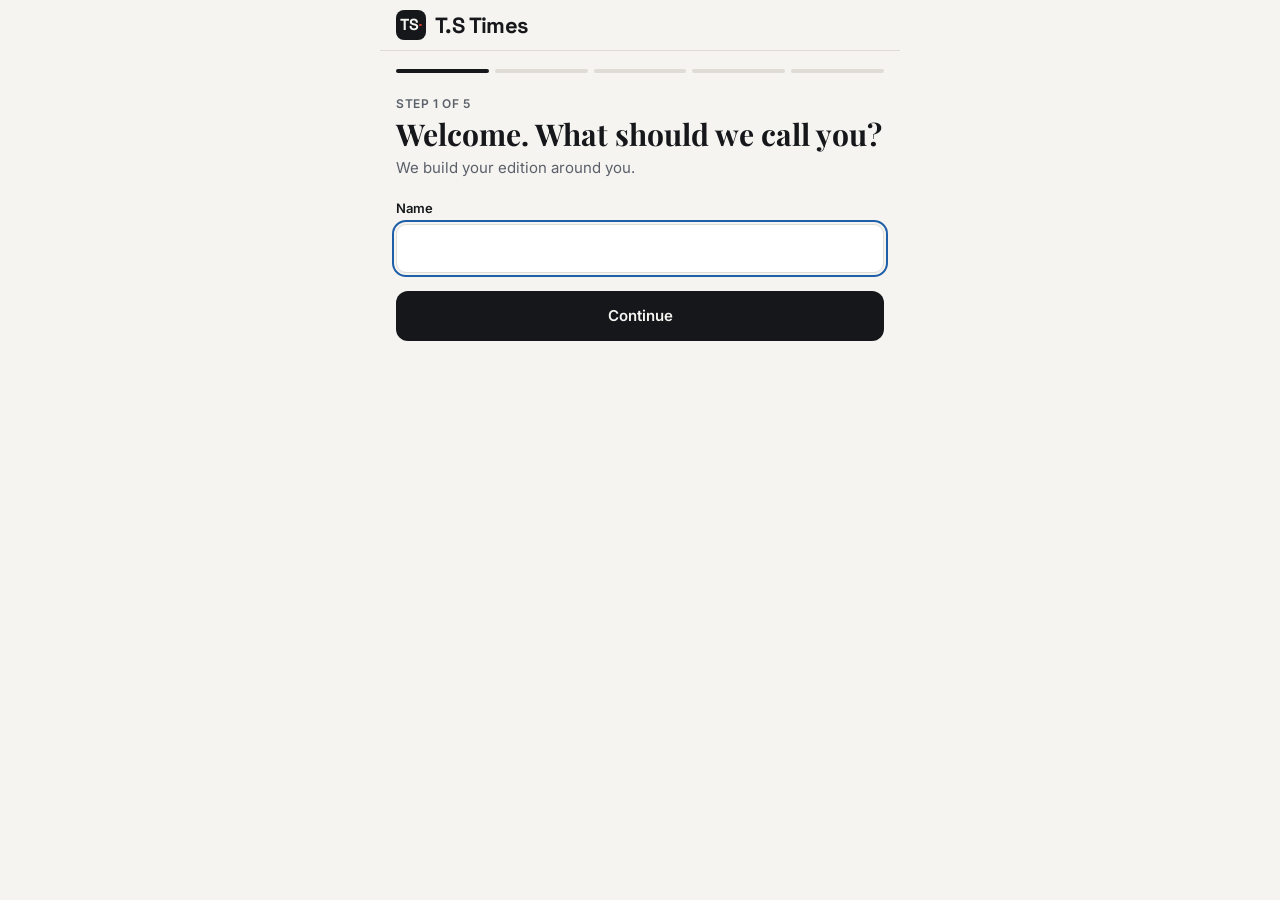
<file: index.html>
<!doctype html><html lang="en"><head><meta charset="utf-8"><meta name="viewport" content="width=device-width,initial-scale=1,viewport-fit=cover"><title>T.S Times</title>

<link rel="preconnect" href="https://fonts.googleapis.com">
<link rel="stylesheet" href="https://fonts.googleapis.com/css2?family=Playfair+Display:wght@700;900&family=Source+Serif+4:ital,wght@0,400;0,600;1,400&family=Inter:wght@400;500;600&family=Space+Grotesk:wght@700&family=UnifrakturCook:wght@700&display=swap">
<link rel="stylesheet" href="style.css"></head><body>

<div id="app">
  <header class="top"><div class="logo"><span class="tile" aria-hidden="true">TS<i></i></span><span>T.S Times</span></div><div class="pos" id="pos" aria-live="polite"></div></header>
  <main>
    <section class="view deck" id="v-cards" aria-label="Cards" hidden></section>
    <section class="view" id="v-paper" aria-label="Paper" hidden></section>
    <section class="view" id="v-profile" aria-label="Profile"></section>
  </main>
  <nav role="tablist" aria-label="Sections" id="nav" hidden>
    <button role="tab" id="t-cards" aria-selected="true" data-v="cards"><svg viewBox="0 0 24 24" fill="none" stroke="currentColor" stroke-width="1.8" stroke-linecap="round" stroke-linejoin="round"><rect x="5" y="3" width="14" height="18" rx="3"/><path d="M9 8h6M9 12h6"/></svg><span>Cards</span></button>
    <button role="tab" id="t-paper" aria-selected="false" data-v="paper"><svg viewBox="0 0 24 24" fill="none" stroke="currentColor" stroke-width="1.8" stroke-linecap="round" stroke-linejoin="round"><path d="M5 4h11l3 3v13H5z"/><path d="M8 9h8M8 13h8M8 17h5"/></svg><span>Paper</span></button>
    <button role="tab" id="t-profile" aria-selected="false" data-v="profile"><svg viewBox="0 0 24 24" fill="none" stroke="currentColor" stroke-width="1.8" stroke-linecap="round" stroke-linejoin="round"><circle cx="12" cy="8" r="4"/><path d="M4 21c1-4 4-6 8-6s7 2 8 6"/></svg><span>Profile</span></button>
  </nav>
</div>

<script src="app1.js"></script><script src="app2.js"></script><script src="app3.js"></script><script src="app4.js"></script><script src="app5.js"></script><script src="app6.js"></script></body></html>
</file>
<file: style.css>
/* Layout: phone-first shell. Sign-up is a one-question-per-screen wizard; after it, a bottom-tab app. Cards are full-height snap cards with illustrated artwork, ending on a "caught up" card. */
:root{
  --bg:#F5F4F0; --surface:#FFFFFF; --ink:#15171B; --muted:#5B606A; --line:#DEDCD5; --soft:#ECEAE4;
  --biz:#1E7F5C; --sport:#1F5FA8; --ent:#B5365F; --tech:#5B4BB5; --life:#B54A0A; --pol:#3B4A5A; --edu:#0F7C8A; --sci:#5A7D1F; --red:#C8372D;
  --ok:#17663F; --warn:#8A5A00; --bad:#A22A2A; --okbg:#DDF0E5; --warnbg:#F8EBCB; --badbg:#F6DCDC; --focus:#1F5FA8;
  --f-head:'Playfair Display',Georgia,serif; --f-body:'Source Serif 4',Georgia,serif; --f-ui:'Inter',system-ui,sans-serif; --f-logo:'Space Grotesk',system-ui,sans-serif;
}
@media (prefers-color-scheme:dark){:root:not([data-theme="light"]){
  --bg:#0E1013; --surface:#181B20; --ink:#F1F0EC; --muted:#A3A8B1; --line:#2B2F36; --soft:#20242A;
  --ok:#7FD6A5; --warn:#F0C569; --bad:#F29B9B; --okbg:#173525; --warnbg:#3A2E10; --badbg:#3E1B1B; --focus:#7DB1F0; color-scheme:dark}}
:root[data-theme="dark"]{
  --bg:#0E1013; --surface:#181B20; --ink:#F1F0EC; --muted:#A3A8B1; --line:#2B2F36; --soft:#20242A;
  --ok:#7FD6A5; --warn:#F0C569; --bad:#F29B9B; --okbg:#173525; --warnbg:#3A2E10; --badbg:#3E1B1B; --focus:#7DB1F0; color-scheme:dark}
*{box-sizing:border-box}
html,body{height:100%}
body{margin:0;background:var(--bg);color:var(--ink);font-family:var(--f-ui);font-size:15px;line-height:1.45}
button,input,select,textarea{font:inherit;color:inherit}
:focus-visible{outline:2px solid var(--focus);outline-offset:2px}
#app{height:100%;max-width:520px;margin:0 auto;display:flex;flex-direction:column;background:var(--bg)}
.top{display:flex;align-items:center;justify-content:space-between;gap:12px;padding-block:10px;padding-left:max(16px,env(safe-area-inset-left,0px));padding-right:max(16px,env(safe-area-inset-right,0px));border-bottom:1px solid var(--line)}
.logo{display:flex;align-items:center;gap:9px;font-family:var(--f-logo);font-weight:700;font-size:22px;line-height:1;letter-spacing:-.6px}
.tile{width:30px;height:30px;border-radius:8px;background:var(--ink);color:var(--bg);display:flex;align-items:center;justify-content:center;font-size:16px;letter-spacing:-.8px}
.tile i{display:inline-block;width:.16em;height:.16em;border-radius:50%;background:var(--red);margin-left:.08em}
.soon{font-size:11px;font-weight:600;color:var(--warn);background:var(--warnbg);border-radius:99px;padding:2px 7px}
.ch[aria-pressed="true"] .soon{background:transparent;color:inherit;opacity:.8}
.pos{font-size:12px;color:var(--muted);font-variant-numeric:tabular-nums}
main{flex:1;min-height:0;position:relative}
.view{position:absolute;inset:0;overflow-y:auto}
.pad{padding-block:18px 28px;padding-left:max(16px,env(safe-area-inset-left,0px));padding-right:max(16px,env(safe-area-inset-right,0px))}
nav{display:grid;grid-template-columns:repeat(3,1fr);border-top:1px solid var(--line);background:var(--surface);padding-bottom:env(safe-area-inset-bottom,0px)}
nav[hidden]{display:none}
nav button{background:none;border:0;padding:10px 4px 9px;display:flex;flex-direction:column;align-items:center;gap:3px;font-size:12px;color:var(--muted);cursor:pointer;font-weight:500}
nav button svg{width:22px;height:22px}
nav button[aria-selected="true"]{color:var(--ink)}
nav button[aria-selected="true"] span{border-bottom:2px solid var(--ink)}
/* cards */
.deck{scroll-snap-type:y proximity}
.card{min-height:100%;scroll-snap-align:start;padding-block:14px 18px;padding-left:max(16px,env(safe-area-inset-left,0px));padding-right:max(16px,env(safe-area-inset-right,0px));display:flex}
.cardin{background:var(--surface);border:1px solid var(--line);border-radius:16px;overflow:hidden;display:flex;flex-direction:column;width:100%}
.art{height:200px;position:relative;flex:none;color:#fff;background:linear-gradient(150deg,var(--c),color-mix(in srgb,var(--c) 55%,#000))}
.art svg.bg{position:absolute;inset:0;width:100%;height:100%}
.art img{position:absolute;inset:0;width:100%;height:100%;object-fit:cover}
.art::after{content:"";position:absolute;inset:0;background:linear-gradient(to top,rgba(0,0,0,.62),rgba(0,0,0,0) 62%)}
.tagrow{position:absolute;z-index:1;left:14px;bottom:12px;right:14px;display:flex;align-items:center;gap:8px;font-size:11px;font-weight:600;letter-spacing:.9px;text-transform:uppercase}
.tagrow svg{width:18px;height:18px;flex:none}
.credit{position:absolute;z-index:1;right:10px;top:8px;font-size:10px;opacity:.8}
.cbody{padding:16px 16px 18px;display:flex;flex-direction:column;gap:12px;flex:1}
.cbody h2{font-family:var(--f-head);font-weight:900;font-size:25px;line-height:1.12;margin:0;text-wrap:balance}
.cbody .sub{font-style:italic;color:var(--muted);font-family:var(--f-body);margin:-4px 0 0}
.cbody p{font-family:var(--f-body);font-size:17px;line-height:1.5;margin:0}
.full p{margin:0 0 10px}
.meta{display:flex;flex-wrap:wrap;align-items:center;gap:8px;font-size:12px;color:var(--muted)}
.chip{display:inline-flex;align-items:center;gap:5px;padding:3px 9px;border-radius:99px;font-weight:600;font-size:11.5px}
.chip.multi{background:var(--okbg);color:var(--ok)}.chip.single{background:var(--warnbg);color:var(--warn)}.chip.data{background:var(--soft);color:var(--muted)}
.why{border-left:3px solid var(--c);background:var(--soft);padding:9px 12px;border-radius:0 8px 8px 0;font-family:var(--f-body);font-style:italic;font-size:15.5px}
.why b{display:block;font-family:var(--f-ui);font-style:normal;font-size:10.5px;letter-spacing:.9px;text-transform:uppercase;color:var(--muted);margin-bottom:2px}
.more{margin-top:auto;background:none;border:1px solid var(--line);border-radius:10px;padding:11px 14px;font-weight:600;cursor:pointer;display:flex;justify-content:space-between;align-items:center}
.more:hover{background:var(--soft)}
.edu{font-size:12px;color:var(--muted)}
.end{align-items:center;text-align:center}
.end .cardin{padding:36px 24px;align-items:center;gap:14px}
.end h2{font-family:var(--f-head);font-size:28px;margin:0}
.end p{color:var(--muted);margin:0;max-width:34ch}
.tick{width:54px;height:54px;border-radius:50%;background:var(--okbg);color:var(--ok);display:grid;place-items:center}
.meta a{color:inherit;text-decoration:underline}
.sug{margin-left:auto;font-size:11px;font-weight:600;background:rgba(255,255,255,.22);border-radius:99px;padding:2px 8px}
.quiet{font-size:13px;background:var(--soft);padding:10px 12px;border-radius:10px;width:100%;text-align:left}
/* wizard + forms */
h1{font-family:var(--f-head);font-size:30px;line-height:1.1;margin:0 0 6px;text-wrap:balance}
.lede{color:var(--muted);margin:0 0 20px;max-width:46ch}
.prog{display:flex;gap:6px;margin-bottom:22px}
.prog i{flex:1;height:4px;border-radius:4px;background:var(--line)}
.prog i.on{background:var(--ink)}
.stepno{font-size:12px;color:var(--muted);margin-bottom:6px;font-weight:600;letter-spacing:.6px;text-transform:uppercase}
.fld{display:flex;flex-direction:column;gap:6px;margin-bottom:18px}
label,.lab{font-weight:600;font-size:13px}
.hint{font-size:12.5px;color:var(--muted);font-weight:400}
input[type=text],input[type=number],input[type=email],textarea{background:var(--surface);border:1px solid var(--line);border-radius:10px;padding:12px;width:100%;font-size:16px}
textarea{min-height:64px;resize:vertical}
.chips{display:flex;flex-wrap:wrap;gap:8px}
.ch{border:1px solid var(--line);background:var(--surface);border-radius:99px;padding:8px 14px;cursor:pointer;font-weight:500;display:inline-flex;align-items:center;gap:7px}
.ch[aria-pressed="true"]{background:var(--ink);color:var(--bg);border-color:var(--ink)}
.seg{display:grid;grid-template-columns:1fr 1fr;gap:8px}
.seg .ch{justify-content:center;border-radius:10px}
.btn{background:var(--ink);color:var(--bg);border:0;border-radius:12px;padding:14px 18px;font-weight:600;width:100%;cursor:pointer}
.btn.ghost{background:none;color:var(--ink);border:1px solid var(--line)}
.btn.danger{background:none;color:var(--bad);border:1px solid var(--line)}
.nav2{display:grid;grid-template-columns:1fr 2fr;gap:10px;margin-top:8px}
.nav2.one{grid-template-columns:1fr}
.note{font-size:13px;padding:10px 12px;border-radius:10px;background:var(--warnbg);color:var(--warn);margin-bottom:16px}
.note.good{background:var(--okbg);color:var(--ok)}.note.bad{background:var(--badbg);color:var(--bad)}
.chk{display:flex;gap:10px;align-items:flex-start;margin-bottom:14px;font-size:14px;font-weight:400}
.chk input{width:20px;height:20px;margin-top:1px;flex:none;accent-color:var(--ink)}
.head{border:1px solid var(--line);border-radius:14px;background:var(--surface);margin-bottom:10px;overflow:hidden}
.head summary{list-style:none;cursor:pointer;display:flex;align-items:center;gap:10px;padding:13px 14px;font-weight:600}
.head summary::-webkit-details-marker{display:none}
.head .dot{width:12px;height:12px;border-radius:4px;background:var(--c);flex:none}
.head .cnt{margin-left:auto;font-size:12px;color:var(--muted);font-weight:500}
.head .chev{transition:transform .15s}
.head[open] .chev{transform:rotate(180deg)}
.head .chips{padding:0 14px 14px}
.head .civ{padding:0 14px 12px;font-size:12px;color:var(--muted)}
.sum{background:var(--surface);border:1px solid var(--line);border-radius:12px;padding:14px;margin-bottom:14px;font-size:14px}
.sum div+div{margin-top:6px}
.pg{display:grid;grid-template-columns:44px 1fr;gap:12px;padding:12px 0;border-top:1px solid var(--line)}
.pg i{font-style:normal;font-family:var(--f-head);font-weight:900;font-size:22px;color:var(--muted)}
.pg b{display:block}
@media (prefers-reduced-motion:reduce){*{scroll-behavior:auto!important;transition:none!important}}

/* style A: colour-block cards */
.cardin{position:relative;background:var(--c);border:0;border-radius:28px;color:#fff}
.art{position:static;height:min(36vh,290px);margin-top:52px;background:none;flex:none}
.art::after{display:none}
.art svg.bg{position:relative;inset:auto;width:100%;height:100%;display:block}
.tagrow{left:18px;top:18px;right:auto;bottom:auto;background:#fff;color:var(--c);padding:7px 14px;border-radius:99px;letter-spacing:1.6px;font-size:11.5px}
.tagrow>svg{display:none}
.sug{background:var(--c);color:#fff;border-radius:99px;padding:2px 8px;margin-left:4px;font-size:10px}
.cbody{padding:6px 22px 22px;gap:12px}
.cbody h2{color:#fff;letter-spacing:-.02em}
.h-s{font-size:36px}.h-m{font-size:30px}.h-l{font-size:25px}
.nobody.h-s{font-size:40px}.nobody.h-m{font-size:34px}
.cbody p,.cbody .sub{color:rgba(255,255,255,.92)}
.meta{color:#fff;margin-top:auto}.meta a{color:#fff}
.chip.multi,.chip.single,.chip.data{background:var(--a);color:#15171B}
.why{background:rgba(255,255,255,.14);border-left-color:var(--a);color:#fff}
.why b{color:rgba(255,255,255,.75)}
.more{border-color:rgba(255,255,255,.45);color:#fff}.more:hover{background:rgba(255,255,255,.12)}
.edu{color:rgba(255,255,255,.85)}

/* final design: pop poster + folk trim + art-deco arcs */
.cardin::before,.cardin::after{content:"";position:absolute;left:0;right:0;height:16px;background:var(--trim) repeat-x center/36px 16px;opacity:.75;pointer-events:none;z-index:1}
.cardin::before{top:2px}.cardin::after{bottom:2px}
.art{margin-top:92px;height:min(30vh,240px)}
.tagrow{top:30px;z-index:3}
.gw{position:absolute;left:0;right:0;top:66px;width:100%;height:auto;aspect-ratio:400/120;opacity:.3;pointer-events:none;z-index:0}
.arcs{position:absolute;right:-50px;top:-30px;width:80%;height:auto;pointer-events:none}
.art svg.bg{z-index:1}
.cbody{padding-bottom:30px}

/* paper */
.paper{padding:14px 12px 28px;-webkit-print-color-adjust:exact;print-color-adjust:exact}
.pbar{display:flex;gap:8px;margin-bottom:12px}
.sheet{background:#F6F1E4;color:#1B1A17;border:1px solid #D8CFB8;border-radius:6px;padding:16px 16px 12px;margin-bottom:16px;font-family:var(--f-body)}
.mast{text-align:center;border-bottom:3px double #1B1A17;padding-bottom:8px}
.mast .kick{font:600 10px var(--f-ui);letter-spacing:1.4px;text-transform:uppercase;color:#6A645A;margin-bottom:2px}
.mast h2{font-family:'UnifrakturCook','Old English Text MT',Georgia,serif;font-weight:700;font-size:50px;line-height:1.05;margin:0}
.dl{display:flex;justify-content:space-between;gap:8px;flex-wrap:wrap;font:600 10px/1.3 var(--f-ui);letter-spacing:.8px;text-transform:uppercase;padding:6px 0;border-bottom:1px solid #1B1A17;margin-bottom:12px}
.runhead{display:flex;justify-content:space-between;align-items:baseline;font:600 11px var(--f-ui);color:#6A645A;margin-bottom:4px}
.runhead .fr{font-family:'UnifrakturCook',Georgia,serif;font-size:22px;color:#1B1A17}
.inside{font:500 11.5px/1.4 var(--f-ui);margin:-4px 0 12px;color:#4A453D}
.secbar{background:var(--c,#1B1A17);color:#fff;font:700 11px var(--f-ui);letter-spacing:1.4px;text-transform:uppercase;padding:5px 10px;margin:6px 0 10px}
.cols{columns:1;column-gap:20px;column-rule:1px solid #CFC6AE;column-fill:balance}
@media(min-width:480px){.cols{columns:2}}
.ps{break-inside:avoid;padding:0 0 9px;margin:0 0 10px;border-bottom:1px solid #CFC6AE}
.ps:last-child{margin-bottom:4px}
.pk{font:700 9.5px var(--f-ui);letter-spacing:1.2px;text-transform:uppercase;color:var(--c)}
.ps h3{font-family:var(--f-head);font-weight:900;font-size:17px;line-height:1.18;margin:3px 0 4px;text-wrap:balance}
.ps h3 a{color:inherit;text-decoration:none}
.ps p{font-size:13.5px;line-height:1.45;margin:0 0 4px}
.ps .psub{font-style:italic;color:#4A453D}
.pm{font:500 10.5px var(--f-ui);color:#6A645A}
.ps.lead{border-bottom:2px solid #1B1A17;padding-bottom:12px;margin-bottom:12px}
.ps.lead h3{font-size:28px;line-height:1.08}
.lart{height:150px;border-radius:6px;overflow:hidden;background:var(--c);margin-bottom:10px;position:relative}
.lart svg{display:block;width:100%;height:100%}
.pfoot{font:500 10px var(--f-ui);color:#6A645A;text-align:center;border-top:1px solid #1B1A17;padding-top:6px;margin-top:6px}
.plain .secbar{background:none;color:#1B1A17;border-top:2px solid #1B1A17;border-bottom:1px solid #1B1A17;padding-left:0}
.plain .pk{color:#1B1A17}.plain .lart{display:none}
@media print{
  @page{size:A4;margin:12mm}
  body{background:#fff}
  .top,nav,.pbar{display:none!important}
  #app{max-width:none;height:auto;display:block}
  main{position:static}.view{position:static;overflow:visible}
  #v-cards,#v-profile{display:none!important}
  .paper{padding:0}
  .sheet{break-after:page;border:0;border-radius:0;padding:0;margin:0;background:#fff}
  .sheet:last-child{break-after:auto}
  .cols{columns:3}
}
</file>
